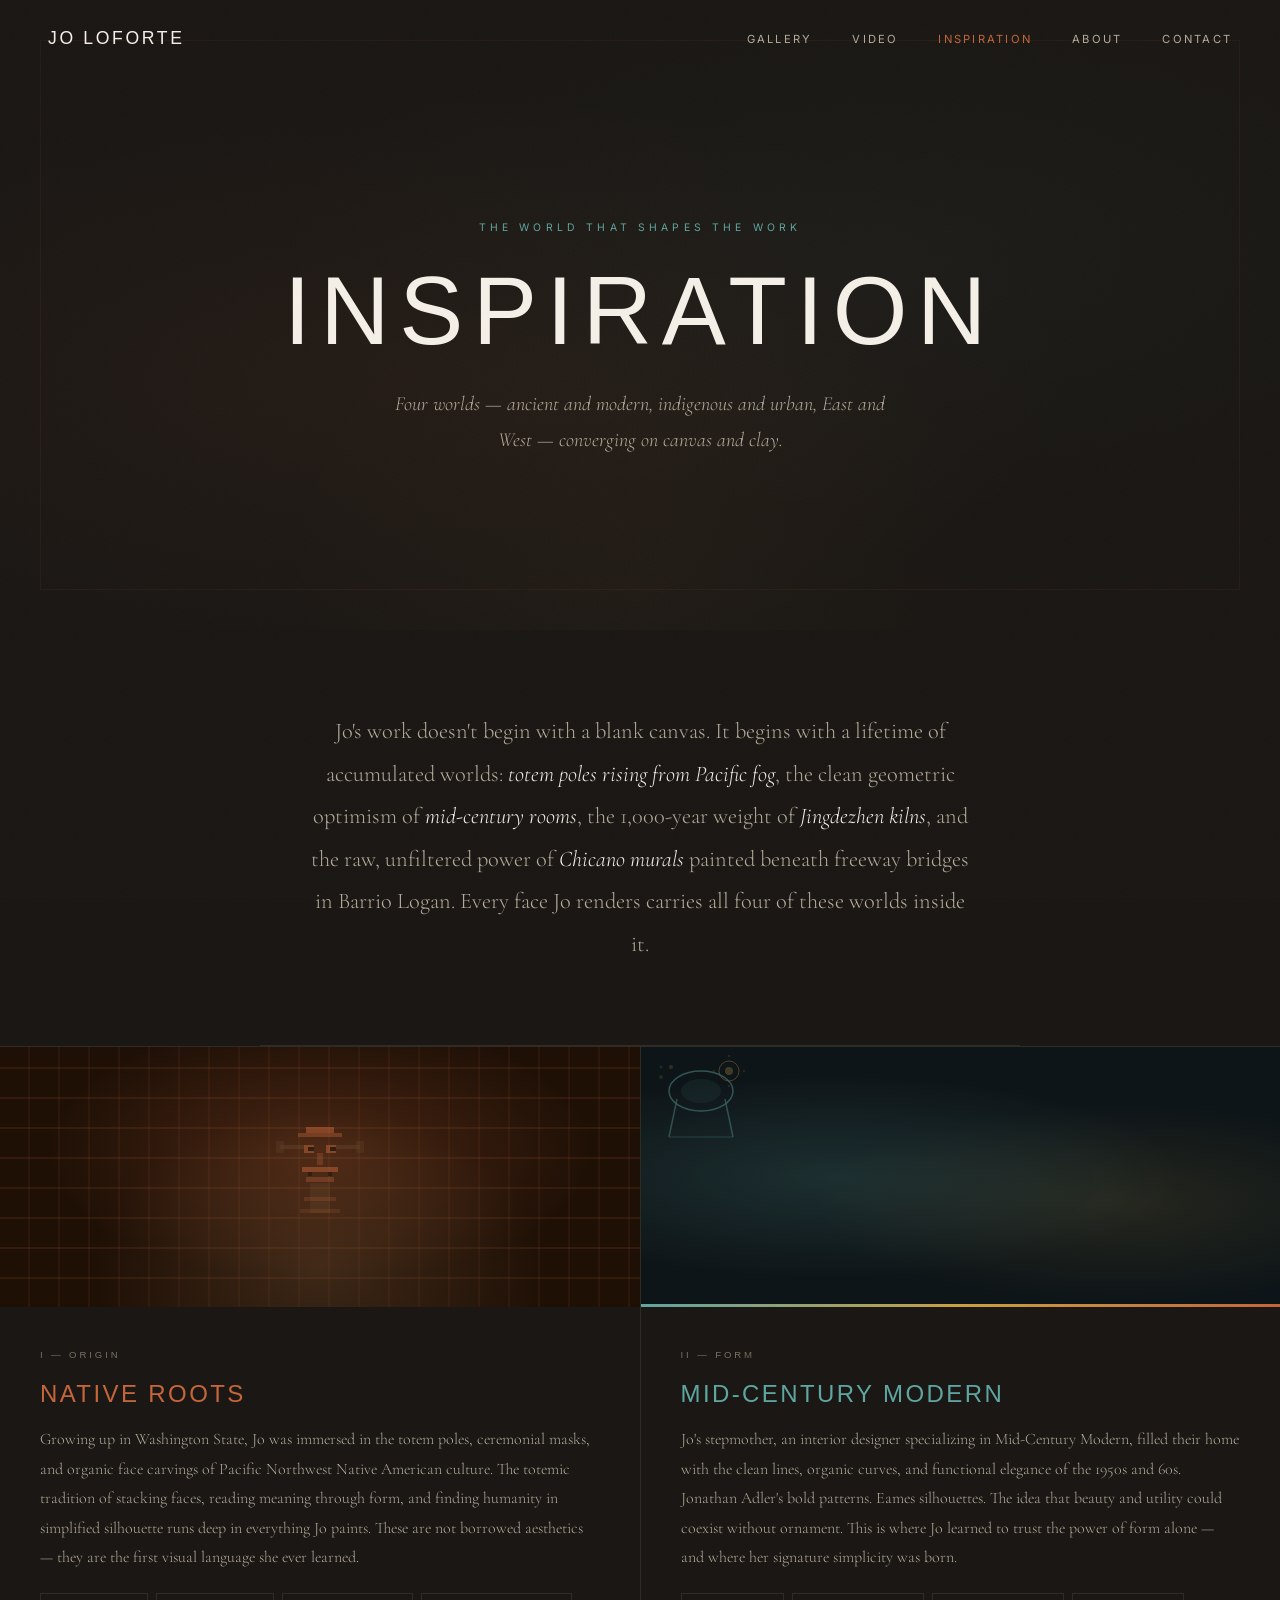
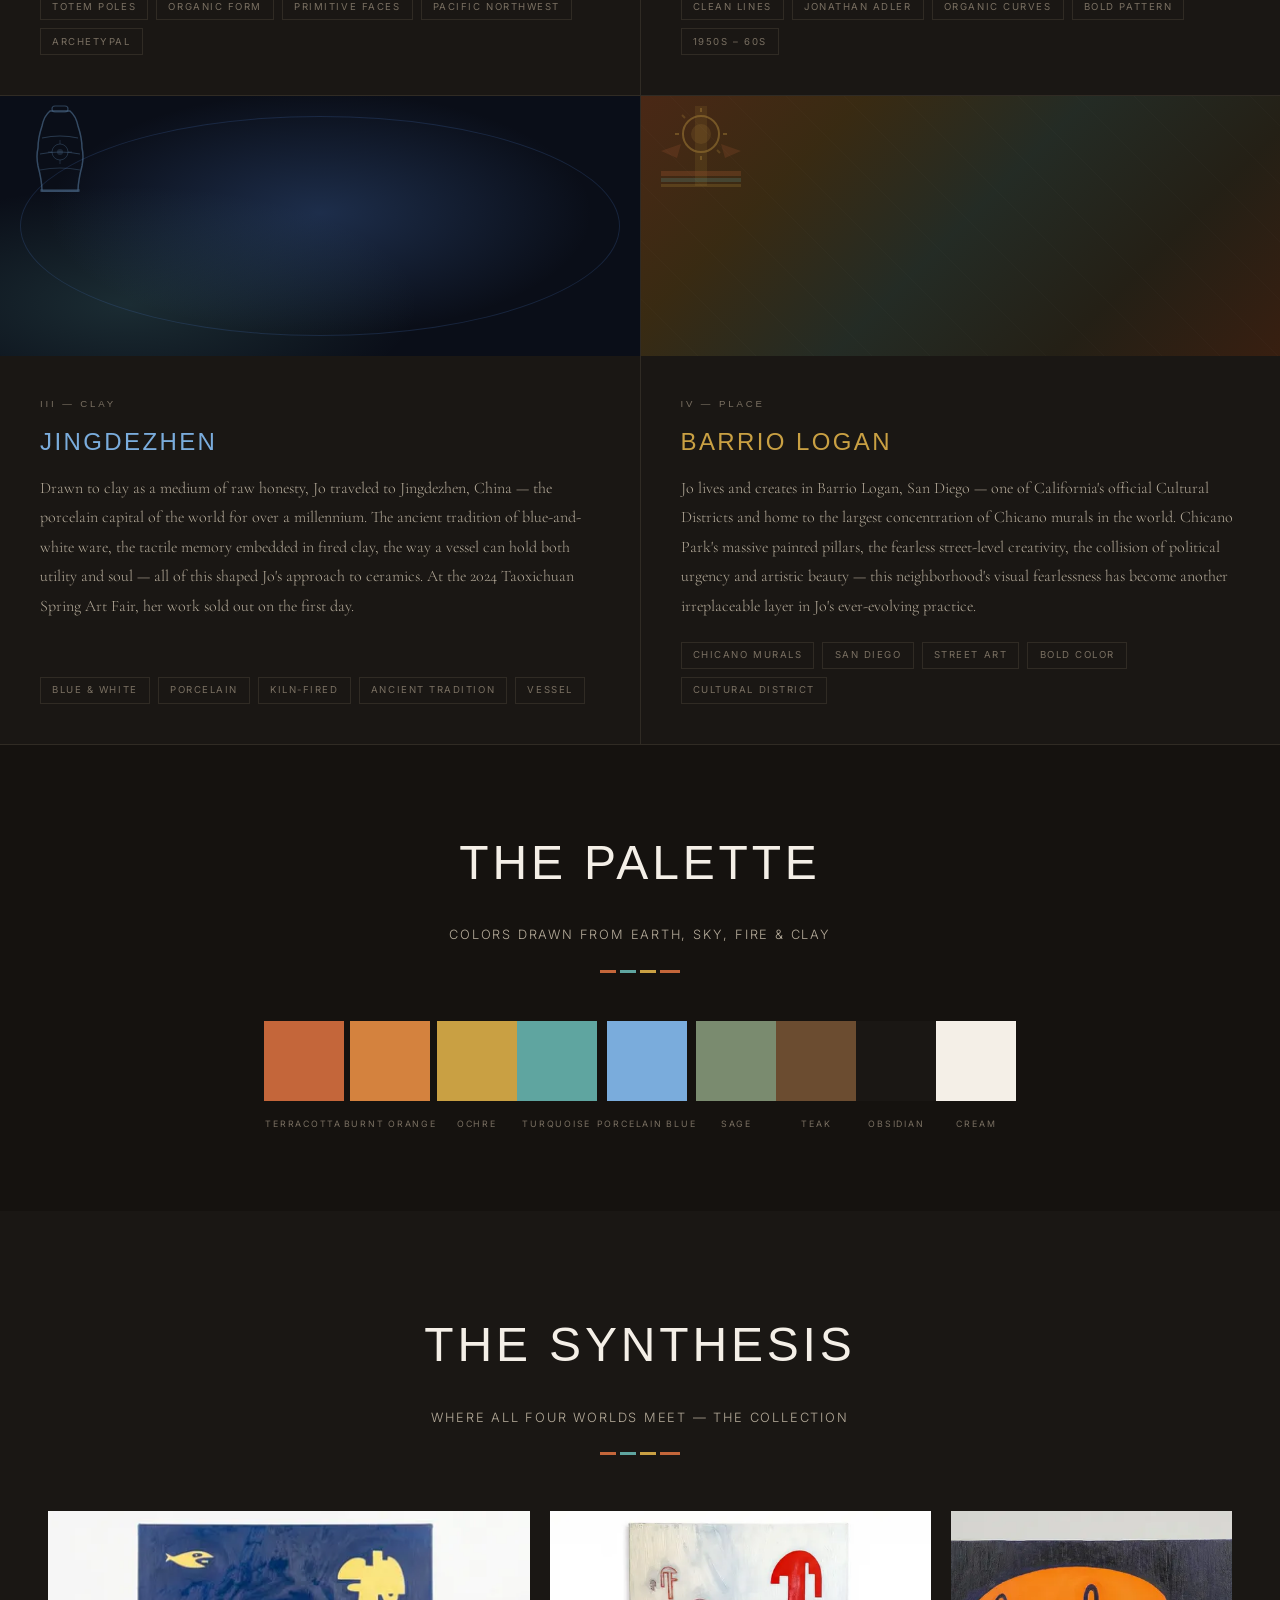
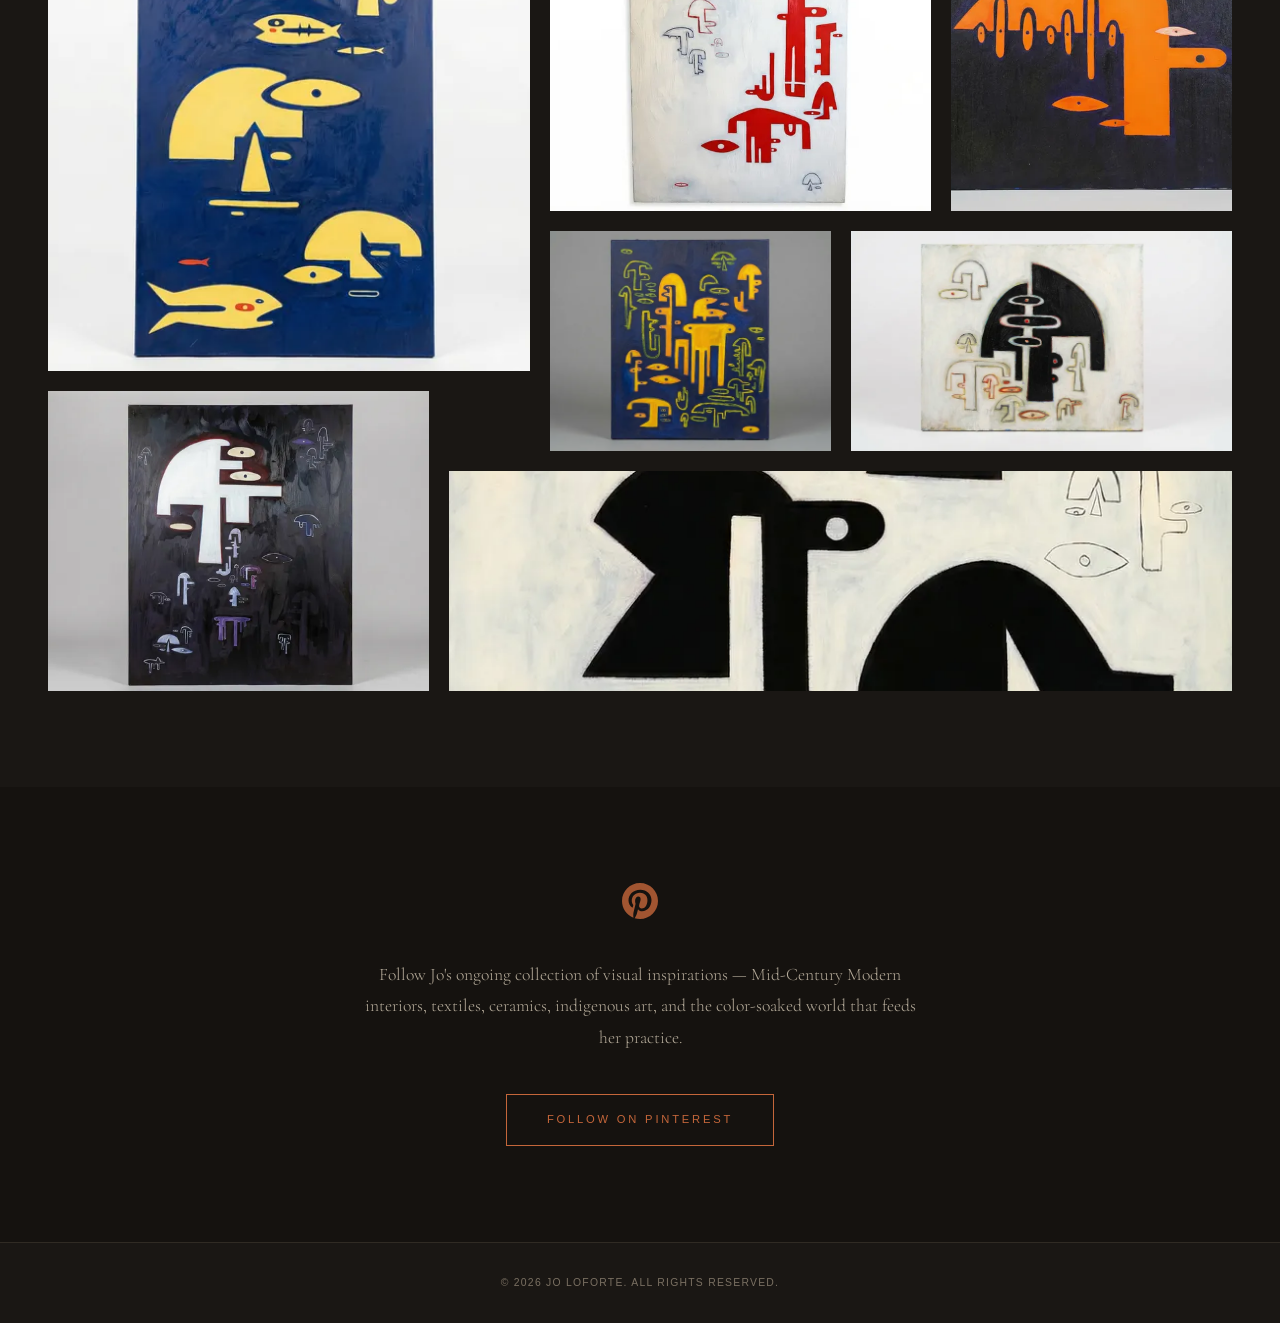
<file: inspiration.html>
<!DOCTYPE html>
<html lang="en">
<head>
  <meta charset="UTF-8">
  <meta name="viewport" content="width=device-width, initial-scale=1.0">
  <title>Inspiration — Jo Loforte</title>
  <meta name="description" content="The four worlds that shape Jo Loforte's paintings and ceramics — Native American heritage, Mid-Century Modern design, Jingdezhen porcelain, and Barrio Logan.">
  <link rel="preconnect" href="https://fonts.googleapis.com">
  <link rel="preconnect" href="https://fonts.gstatic.com" crossorigin>
  <link href="https://fonts.googleapis.com/css2?family=Cormorant+Garamond:ital,wght@0,300;0,400;0,500;0,600;1,300;1,400&family=Inter:wght@300;400;500&display=swap" rel="stylesheet">
  <link rel="stylesheet" href="css/style.css?v=4">
  <style>

    /* ── Inspiration Hero ── */
    .insp-hero {
      min-height: 70vh;
      display: flex;
      flex-direction: column;
      align-items: center;
      justify-content: center;
      text-align: center;
      padding: 8rem 2rem 5rem;
      position: relative;
      overflow: hidden;
    }

    .insp-hero::before {
      content: '';
      position: absolute;
      inset: 0;
      background:
        radial-gradient(ellipse at 30% 60%, rgba(196, 102, 58, 0.06) 0%, transparent 55%),
        radial-gradient(ellipse at 70% 40%, rgba(95, 165, 160, 0.04) 0%, transparent 50%),
        radial-gradient(ellipse at 50% 90%, rgba(201, 160, 67, 0.03) 0%, transparent 40%);
      pointer-events: none;
    }

    .insp-hero::after {
      content: '';
      position: absolute;
      inset: 2.5rem;
      border: 1px solid rgba(196, 102, 58, 0.08);
      pointer-events: none;
    }

    .insp-hero__eyebrow {
      font-family: var(--font-body);
      font-size: 0.65rem;
      font-weight: 400;
      letter-spacing: 0.4em;
      text-transform: uppercase;
      color: var(--turquoise);
      margin-bottom: 1.5rem;
      opacity: 0;
      transform: translateY(20px);
      animation: fadeUp 0.8s 0.3s forwards;
    }

    .insp-hero__title {
      font-family: var(--font-display);
      font-size: clamp(2.8rem, 8vw, 6rem);
      font-weight: 500;
      letter-spacing: 0.1em;
      text-transform: uppercase;
      color: var(--text-primary);
      line-height: 1.05;
      margin-bottom: 1.5rem;
      opacity: 0;
      transform: translateY(30px);
      animation: fadeUp 0.8s 0.5s forwards;
    }

    .insp-hero__sub {
      font-family: var(--font-serif);
      font-size: clamp(1rem, 2.2vw, 1.25rem);
      font-weight: 300;
      font-style: italic;
      color: var(--text-secondary);
      max-width: 520px;
      line-height: 1.8;
      opacity: 0;
      transform: translateY(20px);
      animation: fadeUp 0.8s 0.7s forwards;
    }

    /* ── Manifesto ── */
    .manifesto {
      max-width: 760px;
      margin: 0 auto;
      padding: 5rem 3rem;
      text-align: center;
      border-bottom: 1px solid var(--border);
    }

    .manifesto__text {
      font-family: var(--font-serif);
      font-size: clamp(1.15rem, 2vw, 1.4rem);
      font-weight: 300;
      line-height: 1.9;
      color: var(--text-secondary);
    }

    .manifesto__text em {
      color: var(--cream);
      font-style: italic;
    }

    /* ── Theme Grid ── */
    .themes {
      display: grid;
      grid-template-columns: 1fr 1fr;
      gap: 1px;
      background: var(--border);
      border-top: 1px solid var(--border);
      border-bottom: 1px solid var(--border);
    }

    .theme {
      background: var(--bg-primary);
      position: relative;
      overflow: hidden;
      min-height: 480px;
      display: flex;
      flex-direction: column;
    }

    /* Visual panel — the "image" for each theme */
    .theme__visual {
      flex: 0 0 260px;
      position: relative;
      overflow: hidden;
    }

    .theme__visual-inner {
      position: absolute;
      inset: 0;
    }

    /* Native American — step-and-face geometry */
    .theme--native .theme__visual-inner {
      background: #1f1006;
    }
    .theme--native .theme__visual-inner::before {
      content: '';
      position: absolute;
      inset: 0;
      background:
        repeating-linear-gradient(
          0deg,
          transparent,
          transparent 28px,
          rgba(196, 102, 58, 0.12) 28px,
          rgba(196, 102, 58, 0.12) 30px
        ),
        repeating-linear-gradient(
          90deg,
          transparent,
          transparent 28px,
          rgba(196, 102, 58, 0.08) 28px,
          rgba(196, 102, 58, 0.08) 30px
        );
    }
    .theme--native .theme__visual-inner::after {
      content: '';
      position: absolute;
      inset: 0;
      background:
        radial-gradient(ellipse at 50% 40%, rgba(196, 102, 58, 0.25) 0%, transparent 60%),
        radial-gradient(ellipse at 50% 85%, rgba(107, 76, 48, 0.4) 0%, transparent 50%);
    }
    .theme--native .theme__glyph {
      position: absolute;
      inset: 0;
      display: flex;
      align-items: center;
      justify-content: center;
      z-index: 1;
    }

    /* Mid-Century Modern — clean geometry */
    .theme--mcm .theme__visual-inner {
      background: #0e1518;
    }
    .theme--mcm .theme__visual-inner::before {
      content: '';
      position: absolute;
      inset: 0;
      background:
        radial-gradient(ellipse at 30% 50%, rgba(95, 165, 160, 0.18) 0%, transparent 55%),
        radial-gradient(ellipse at 75% 60%, rgba(201, 160, 67, 0.12) 0%, transparent 45%);
    }
    .theme--mcm .theme__visual-inner::after {
      content: '';
      position: absolute;
      bottom: 0;
      left: 0;
      right: 0;
      height: 3px;
      background: linear-gradient(90deg, var(--turquoise), var(--ochre), var(--terracotta));
    }

    /* Jingdezhen — deep blue porcelain */
    .theme--jingdezhen .theme__visual-inner {
      background: #0a0e18;
    }
    .theme--jingdezhen .theme__visual-inner::before {
      content: '';
      position: absolute;
      inset: 0;
      background:
        radial-gradient(ellipse at 50% 45%, rgba(65, 105, 170, 0.35) 0%, transparent 60%),
        radial-gradient(ellipse at 20% 80%, rgba(95, 165, 160, 0.2) 0%, transparent 40%);
    }
    .theme--jingdezhen .theme__visual-inner::after {
      content: '';
      position: absolute;
      inset: 20px;
      border: 1px solid rgba(65, 105, 170, 0.25);
      border-radius: 50%;
    }

    /* Barrio Logan — vibrant Chicano energy */
    .theme--barrio .theme__visual-inner {
      background: #150d06;
    }
    .theme--barrio .theme__visual-inner::before {
      content: '';
      position: absolute;
      inset: 0;
      background:
        linear-gradient(135deg,
          rgba(196, 102, 58, 0.3) 0%,
          rgba(201, 160, 67, 0.2) 25%,
          rgba(95, 165, 160, 0.2) 50%,
          rgba(122, 139, 111, 0.15) 75%,
          rgba(196, 102, 58, 0.2) 100%
        );
    }
    .theme--barrio .theme__visual-inner::after {
      content: '';
      position: absolute;
      inset: 0;
      background:
        repeating-linear-gradient(
          45deg,
          transparent,
          transparent 40px,
          rgba(255,255,255,0.015) 40px,
          rgba(255,255,255,0.015) 41px
        );
    }

    /* SVG glyphs */
    .theme__glyph svg {
      width: 120px;
      height: 120px;
      opacity: 0.55;
    }

    /* Theme text */
    .theme__body {
      padding: 2.5rem;
      flex: 1;
      display: flex;
      flex-direction: column;
      gap: 0.75rem;
    }

    .theme__numeral {
      font-family: var(--font-display);
      font-size: 0.6rem;
      font-weight: 500;
      letter-spacing: 0.3em;
      text-transform: uppercase;
      color: var(--text-muted);
    }

    .theme__title {
      font-family: var(--font-display);
      font-size: 1.5rem;
      font-weight: 500;
      letter-spacing: 0.1em;
      text-transform: uppercase;
      color: var(--text-primary);
      margin: 0;
    }

    .theme--native .theme__title { color: var(--terracotta); }
    .theme--mcm .theme__title { color: var(--turquoise); }
    .theme--jingdezhen .theme__title { color: #7aacdc; }
    .theme--barrio .theme__title { color: var(--ochre); }

    .theme__desc {
      font-family: var(--font-serif);
      font-size: 1rem;
      font-weight: 300;
      line-height: 1.85;
      color: var(--text-secondary);
      flex: 1;
    }

    .theme__keywords {
      display: flex;
      flex-wrap: wrap;
      gap: 0.5rem;
      margin-top: 0.5rem;
    }

    .theme__kw {
      font-family: var(--font-body);
      font-size: 0.6rem;
      font-weight: 400;
      letter-spacing: 0.16em;
      text-transform: uppercase;
      color: var(--text-muted);
      border: 1px solid var(--border);
      padding: 0.3rem 0.7rem;
    }

    /* ── Palette ── */
    .palette {
      padding: 5rem 3rem;
      background: var(--bg-secondary);
      text-align: center;
    }

    .palette__swatches {
      display: flex;
      justify-content: center;
      gap: 0;
      margin-top: 3rem;
      flex-wrap: wrap;
    }

    .swatch {
      display: flex;
      flex-direction: column;
      align-items: center;
      gap: 1rem;
    }

    .swatch__color {
      width: 80px;
      height: 80px;
    }

    .swatch__name {
      font-family: var(--font-body);
      font-size: 0.55rem;
      font-weight: 400;
      letter-spacing: 0.2em;
      text-transform: uppercase;
      color: var(--text-muted);
    }

    /* ── Mosaic — Jo's Works ── */
    .mosaic {
      padding: 6rem 3rem;
      background: var(--bg-primary);
    }

    .mosaic__grid {
      display: grid;
      grid-template-columns: repeat(12, 1fr);
      grid-auto-rows: 60px;
      gap: 1.25rem;
      margin-top: 3.5rem;
    }

    /* Each artwork card */
    .mosaic__item {
      position: relative;
      overflow: hidden;
      background: var(--bg-card);
      cursor: pointer;
    }

    .mosaic__item:hover .mosaic__img {
      transform: scale(1.05);
    }

    .mosaic__item:hover .mosaic__overlay {
      opacity: 1;
    }

    .mosaic__img {
      width: 100%;
      height: 100%;
      object-fit: cover;
      display: block;
      transition: transform var(--transition-slow);
    }

    .mosaic__overlay {
      position: absolute;
      inset: 0;
      background: linear-gradient(to top, rgba(26,23,20,0.9) 0%, transparent 55%);
      opacity: 0;
      transition: opacity var(--transition);
      display: flex;
      align-items: flex-end;
      padding: 1.25rem;
    }

    .mosaic__label {
      font-family: var(--font-display);
      font-size: 0.75rem;
      font-weight: 500;
      letter-spacing: 0.1em;
      text-transform: uppercase;
      color: var(--cream);
    }

    /* Layout assignments */
    .mosaic__item:nth-child(1) { grid-column: 1 / 6;  grid-row: 1 / 7; }  /* tall left */
    .mosaic__item:nth-child(2) { grid-column: 6 / 10; grid-row: 1 / 5; }  /* medium top mid */
    .mosaic__item:nth-child(3) { grid-column: 10 / 13; grid-row: 1 / 5; } /* medium top right */
    .mosaic__item:nth-child(4) { grid-column: 6 / 9;  grid-row: 5 / 8; }  /* bottom mid-left */
    .mosaic__item:nth-child(5) { grid-column: 9 / 13; grid-row: 5 / 8; }  /* bottom mid-right */
    .mosaic__item:nth-child(6) { grid-column: 1 / 5;  grid-row: 7 / 11; } /* lower left */
    .mosaic__item:nth-child(7) { grid-column: 5 / 13; grid-row: 8 / 11; } /* wide bottom */

    /* ── Pinterest CTA ── */
    .pinterest-cta {
      padding: 6rem 3rem;
      background: var(--bg-secondary);
      text-align: center;
    }

    .pinterest-cta__container {
      max-width: 560px;
      margin: 0 auto;
    }

    .pinterest-cta__icon {
      display: inline-block;
      margin-bottom: 2rem;
    }

    .pinterest-cta__icon svg {
      width: 36px;
      height: 36px;
      fill: var(--terracotta);
      opacity: 0.8;
    }

    .pinterest-cta__text {
      font-family: var(--font-serif);
      font-size: 1.1rem;
      font-weight: 300;
      line-height: 1.8;
      color: var(--text-secondary);
      margin-bottom: 2.5rem;
    }

    .pinterest-cta__link {
      display: inline-block;
      font-family: var(--font-display);
      font-size: 0.7rem;
      font-weight: 500;
      letter-spacing: 0.25em;
      text-transform: uppercase;
      color: var(--terracotta);
      border: 1px solid var(--terracotta);
      padding: 1rem 2.5rem;
      transition: all var(--transition);
    }

    .pinterest-cta__link:hover {
      background: var(--terracotta);
      color: var(--bg-primary);
    }

    /* ── Responsive ── */
    @media (max-width: 900px) {
      .themes {
        grid-template-columns: 1fr;
      }

      .theme {
        min-height: auto;
      }

      .theme__visual {
        flex: 0 0 200px;
      }
    }

    @media (max-width: 768px) {
      .insp-hero {
        padding: 7rem 1.5rem 4rem;
      }

      .insp-hero::after {
        inset: 1rem;
      }

      .manifesto {
        padding: 3.5rem 1.5rem;
      }

      .palette {
        padding: 3.5rem 1.5rem;
      }

      .swatch__color {
        width: 56px;
        height: 56px;
      }

      .mosaic {
        padding: 4rem 1.25rem;
      }

      .mosaic__grid {
        grid-template-columns: 1fr 1fr;
        grid-auto-rows: 200px;
      }

      .mosaic__item:nth-child(1) { grid-column: 1 / 2; grid-row: 1 / 2; }
      .mosaic__item:nth-child(2) { grid-column: 2 / 3; grid-row: 1 / 2; }
      .mosaic__item:nth-child(3) { grid-column: 1 / 2; grid-row: 2 / 3; }
      .mosaic__item:nth-child(4) { grid-column: 2 / 3; grid-row: 2 / 3; }
      .mosaic__item:nth-child(5) { grid-column: 1 / 2; grid-row: 3 / 4; }
      .mosaic__item:nth-child(6) { grid-column: 2 / 3; grid-row: 3 / 4; }
      .mosaic__item:nth-child(7) { grid-column: 1 / 3; grid-row: 4 / 5; }

      .pinterest-cta {
        padding: 4rem 1.5rem;
      }

      .theme__visual {
        flex: 0 0 180px;
      }

      .theme__body {
        padding: 2rem 1.5rem;
      }

      .theme__title {
        font-size: 1.2rem;
      }
    }

    @media (max-width: 480px) {
      .mosaic__grid {
        grid-template-columns: 1fr;
        grid-auto-rows: 240px;
      }

      .mosaic__item:nth-child(n) {
        grid-column: 1 / 2;
        grid-row: auto;
      }
    }

  </style>
</head>
<body>

  <!-- Navigation -->
  <nav class="nav" id="nav">
    <a href="index.html" class="nav__logo">Jo Loforte</a>
    <button class="nav__toggle" id="navToggle" aria-label="Toggle menu">
      <span></span><span></span><span></span>
    </button>
    <ul class="nav__links" id="navLinks">
      <li><a href="index.html#gallery">Gallery</a></li>
      <li><a href="index.html#video">Video</a></li>
      <li><a href="inspiration.html" style="color:var(--terracotta);">Inspiration</a></li>
      <li><a href="index.html#about">About</a></li>
      <li><a href="index.html#contact">Contact</a></li>
    </ul>
  </nav>

  <!-- Hero -->
  <header class="insp-hero">
    <p class="insp-hero__eyebrow">The World That Shapes The Work</p>
    <h1 class="insp-hero__title">Inspiration</h1>
    <p class="insp-hero__sub">Four worlds — ancient and modern, indigenous and urban, East and West — converging on canvas and clay.</p>
  </header>

  <!-- Manifesto -->
  <div class="manifesto reveal">
    <p class="manifesto__text">
      Jo's work doesn't begin with a blank canvas. It begins with a lifetime of accumulated worlds:
      <em>totem poles rising from Pacific fog</em>,
      the clean geometric optimism of <em>mid-century rooms</em>,
      the 1,000-year weight of <em>Jingdezhen kilns</em>,
      and the raw, unfiltered power of <em>Chicano murals</em>
      painted beneath freeway bridges in Barrio Logan.
      Every face Jo renders carries all four of these worlds inside it.
    </p>
  </div>

  <!-- Four Themes -->
  <div class="themes">

    <!-- I. Native American Heritage -->
    <div class="theme theme--native reveal">
      <div class="theme__visual">
        <div class="theme__visual-inner"></div>
        <div class="theme__glyph">
          <svg viewBox="0 0 120 120" xmlns="http://www.w3.org/2000/svg">
            <!-- Totem-inspired face glyph -->
            <rect x="46" y="10" width="28" height="6" fill="#c4663a" opacity="0.9"/>
            <rect x="38" y="16" width="44" height="4" fill="#c4663a" opacity="0.7"/>
            <!-- Eyes -->
            <rect x="44" y="28" width="10" height="8" fill="#c4663a" opacity="0.9"/>
            <rect x="66" y="28" width="10" height="8" fill="#c4663a" opacity="0.9"/>
            <rect x="48" y="30" width="6" height="4" fill="#1a1714"/>
            <rect x="70" y="30" width="6" height="4" fill="#1a1714"/>
            <!-- Nose bridge -->
            <rect x="57" y="36" width="6" height="12" fill="#c4663a" opacity="0.5"/>
            <!-- Mouth -->
            <rect x="42" y="50" width="36" height="5" fill="#c4663a" opacity="0.9"/>
            <rect x="48" y="55" width="4" height="4" fill="#1a1714"/>
            <rect x="68" y="55" width="4" height="4" fill="#1a1714"/>
            <!-- Chin -->
            <rect x="46" y="60" width="28" height="5" fill="#c4663a" opacity="0.6"/>
            <!-- Wings/arms -->
            <rect x="20" y="28" width="24" height="4" fill="#6b4c30" opacity="0.7"/>
            <rect x="76" y="28" width="24" height="4" fill="#6b4c30" opacity="0.7"/>
            <rect x="16" y="24" width="8" height="12" fill="#6b4c30" opacity="0.5"/>
            <rect x="96" y="24" width="8" height="12" fill="#6b4c30" opacity="0.5"/>
            <!-- Base stack -->
            <rect x="50" y="66" width="20" height="30" fill="#6b4c30" opacity="0.5"/>
            <rect x="44" y="80" width="32" height="4" fill="#c4663a" opacity="0.4"/>
            <rect x="40" y="92" width="40" height="4" fill="#c4663a" opacity="0.3"/>
          </svg>
        </div>
      </div>
      <div class="theme__body">
        <p class="theme__numeral">I &mdash; Origin</p>
        <h2 class="theme__title">Native Roots</h2>
        <p class="theme__desc">
          Growing up in Washington State, Jo was immersed in the totem poles, ceremonial masks,
          and organic face carvings of Pacific Northwest Native American culture. The totemic tradition
          of stacking faces, reading meaning through form, and finding humanity in simplified
          silhouette runs deep in everything Jo paints. These are not borrowed aesthetics &mdash;
          they are the first visual language she ever learned.
        </p>
        <div class="theme__keywords">
          <span class="theme__kw">Totem Poles</span>
          <span class="theme__kw">Organic Form</span>
          <span class="theme__kw">Primitive Faces</span>
          <span class="theme__kw">Pacific Northwest</span>
          <span class="theme__kw">Archetypal</span>
        </div>
      </div>
    </div>

    <!-- II. Mid-Century Modern -->
    <div class="theme theme--mcm reveal">
      <div class="theme__visual">
        <div class="theme__visual-inner"></div>
        <div class="theme__glyph">
          <svg viewBox="0 0 120 120" xmlns="http://www.w3.org/2000/svg">
            <!-- MCM-inspired geometric chair form -->
            <ellipse cx="60" cy="44" rx="32" ry="20" fill="none" stroke="#5fa5a0" stroke-width="1.5" opacity="0.8"/>
            <line x1="36" y1="52" x2="28" y2="90" stroke="#5fa5a0" stroke-width="1.5" opacity="0.7"/>
            <line x1="84" y1="52" x2="92" y2="90" stroke="#5fa5a0" stroke-width="1.5" opacity="0.7"/>
            <line x1="28" y1="90" x2="92" y2="90" stroke="#5fa5a0" stroke-width="1" opacity="0.5"/>
            <!-- Organic blob -->
            <ellipse cx="60" cy="44" rx="20" ry="12" fill="#5fa5a0" opacity="0.15"/>
            <!-- MCM sun burst -->
            <circle cx="88" cy="24" r="10" fill="none" stroke="#c9a043" stroke-width="1" opacity="0.6"/>
            <circle cx="88" cy="24" r="4" fill="#c9a043" opacity="0.5"/>
            <!-- Lines radiating -->
            <line x1="88" y1="10" x2="88" y2="8" stroke="#c9a043" stroke-width="1" opacity="0.5"/>
            <line x1="88" y1="38" x2="88" y2="40" stroke="#c9a043" stroke-width="1" opacity="0.5"/>
            <line x1="74" y1="24" x2="72" y2="24" stroke="#c9a043" stroke-width="1" opacity="0.5"/>
            <line x1="102" y1="24" x2="104" y2="24" stroke="#c9a043" stroke-width="1" opacity="0.5"/>
            <!-- Grid dots -->
            <circle cx="30" cy="20" r="2" fill="#c9a043" opacity="0.35"/>
            <circle cx="20" cy="30" r="2" fill="#c9a043" opacity="0.25"/>
            <circle cx="20" cy="20" r="1.5" fill="#5fa5a0" opacity="0.3"/>
          </svg>
        </div>
      </div>
      <div class="theme__body">
        <p class="theme__numeral">II &mdash; Form</p>
        <h2 class="theme__title">Mid-Century Modern</h2>
        <p class="theme__desc">
          Jo's stepmother, an interior designer specializing in Mid-Century Modern, filled their home
          with the clean lines, organic curves, and functional elegance of the 1950s and 60s.
          Jonathan Adler's bold patterns. Eames silhouettes. The idea that beauty and utility
          could coexist without ornament. This is where Jo learned to trust the power of form
          alone &mdash; and where her signature simplicity was born.
        </p>
        <div class="theme__keywords">
          <span class="theme__kw">Clean Lines</span>
          <span class="theme__kw">Jonathan Adler</span>
          <span class="theme__kw">Organic Curves</span>
          <span class="theme__kw">Bold Pattern</span>
          <span class="theme__kw">1950s &ndash; 60s</span>
        </div>
      </div>
    </div>

    <!-- III. Jingdezhen -->
    <div class="theme theme--jingdezhen reveal">
      <div class="theme__visual">
        <div class="theme__visual-inner"></div>
        <div class="theme__glyph">
          <svg viewBox="0 0 120 120" xmlns="http://www.w3.org/2000/svg">
            <!-- Porcelain vase silhouette -->
            <path d="M50 15 Q44 20 42 30 Q38 42 38 52 Q36 60 38 70 Q42 85 42 95 L78 95 Q78 85 82 70 Q84 60 82 52 Q82 42 78 30 Q76 20 70 15 Z"
              fill="none" stroke="#7aacdc" stroke-width="1.5" opacity="0.7"/>
            <!-- Neck -->
            <rect x="52" y="10" width="16" height="6" rx="3" fill="none" stroke="#7aacdc" stroke-width="1.2" opacity="0.6"/>
            <!-- Decorative bands (blue and white style) -->
            <path d="M42 42 Q60 38 78 42" fill="none" stroke="#7aacdc" stroke-width="1" opacity="0.5"/>
            <path d="M40 58 Q60 54 80 58" fill="none" stroke="#7aacdc" stroke-width="1" opacity="0.5"/>
            <path d="M40 74 Q60 70 80 74" fill="none" stroke="#7aacdc" stroke-width="1" opacity="0.4"/>
            <!-- Floral motif center -->
            <circle cx="60" cy="56" r="8" fill="none" stroke="#7aacdc" stroke-width="1" opacity="0.4"/>
            <circle cx="60" cy="56" r="3" fill="#7aacdc" opacity="0.3"/>
            <line x1="60" y1="44" x2="60" y2="48" stroke="#7aacdc" stroke-width="1" opacity="0.35"/>
            <line x1="60" y1="64" x2="60" y2="68" stroke="#7aacdc" stroke-width="1" opacity="0.35"/>
            <line x1="48" y1="56" x2="52" y2="56" stroke="#7aacdc" stroke-width="1" opacity="0.35"/>
            <line x1="68" y1="56" x2="72" y2="56" stroke="#7aacdc" stroke-width="1" opacity="0.35"/>
            <!-- Base -->
            <rect x="40" y="93" width="40" height="3" rx="1" fill="#7aacdc" opacity="0.4"/>
          </svg>
        </div>
      </div>
      <div class="theme__body">
        <p class="theme__numeral">III &mdash; Clay</p>
        <h2 class="theme__title">Jingdezhen</h2>
        <p class="theme__desc">
          Drawn to clay as a medium of raw honesty, Jo traveled to Jingdezhen, China &mdash;
          the porcelain capital of the world for over a millennium. The ancient tradition of
          blue-and-white ware, the tactile memory embedded in fired clay, the way a vessel
          can hold both utility and soul &mdash; all of this shaped Jo's approach to ceramics.
          At the 2024 Taoxichuan Spring Art Fair, her work sold out on the first day.
        </p>
        <div class="theme__keywords">
          <span class="theme__kw">Blue &amp; White</span>
          <span class="theme__kw">Porcelain</span>
          <span class="theme__kw">Kiln-Fired</span>
          <span class="theme__kw">Ancient Tradition</span>
          <span class="theme__kw">Vessel</span>
        </div>
      </div>
    </div>

    <!-- IV. Barrio Logan -->
    <div class="theme theme--barrio reveal">
      <div class="theme__visual">
        <div class="theme__visual-inner"></div>
        <div class="theme__glyph">
          <svg viewBox="0 0 120 120" xmlns="http://www.w3.org/2000/svg">
            <!-- Abstract mural geometry -->
            <!-- Bridge pillar -->
            <rect x="54" y="10" width="12" height="80" fill="#c9a043" opacity="0.2"/>
            <!-- Bold face / sun -->
            <circle cx="60" cy="38" r="18" fill="none" stroke="#c9a043" stroke-width="2" opacity="0.7"/>
            <circle cx="60" cy="38" r="10" fill="#c9a043" opacity="0.25"/>
            <!-- Rays -->
            <line x1="60" y1="16" x2="60" y2="12" stroke="#c9a043" stroke-width="2" opacity="0.6"/>
            <line x1="60" y1="60" x2="60" y2="64" stroke="#c9a043" stroke-width="2" opacity="0.6"/>
            <line x1="38" y1="38" x2="34" y2="38" stroke="#c9a043" stroke-width="2" opacity="0.6"/>
            <line x1="82" y1="38" x2="86" y2="38" stroke="#c9a043" stroke-width="2" opacity="0.6"/>
            <line x1="44" y1="22" x2="41" y2="19" stroke="#c9a043" stroke-width="2" opacity="0.4"/>
            <line x1="76" y1="54" x2="79" y2="57" stroke="#c9a043" stroke-width="2" opacity="0.4"/>
            <!-- Color band stripes -->
            <rect x="20" y="75" width="80" height="5" fill="#c4663a" opacity="0.4"/>
            <rect x="20" y="82" width="80" height="4" fill="#5fa5a0" opacity="0.4"/>
            <rect x="20" y="88" width="80" height="3" fill="#c9a043" opacity="0.35"/>
            <!-- Eagle wing shapes -->
            <path d="M20 55 L40 48 L36 62 Z" fill="#c4663a" opacity="0.3"/>
            <path d="M100 55 L80 48 L84 62 Z" fill="#c4663a" opacity="0.3"/>
          </svg>
        </div>
      </div>
      <div class="theme__body">
        <p class="theme__numeral">IV &mdash; Place</p>
        <h2 class="theme__title">Barrio Logan</h2>
        <p class="theme__desc">
          Jo lives and creates in Barrio Logan, San Diego &mdash; one of California's official
          Cultural Districts and home to the largest concentration of Chicano murals in the world.
          Chicano Park's massive painted pillars, the fearless street-level creativity, the collision
          of political urgency and artistic beauty &mdash; this neighborhood's visual fearlessness
          has become another irreplaceable layer in Jo's ever-evolving practice.
        </p>
        <div class="theme__keywords">
          <span class="theme__kw">Chicano Murals</span>
          <span class="theme__kw">San Diego</span>
          <span class="theme__kw">Street Art</span>
          <span class="theme__kw">Bold Color</span>
          <span class="theme__kw">Cultural District</span>
        </div>
      </div>
    </div>

  </div><!-- /themes -->

  <!-- Palette -->
  <section class="palette reveal">
    <div class="section-header">
      <h2 class="section-title">The Palette</h2>
      <p class="section-subtitle">Colors drawn from earth, sky, fire &amp; clay</p>
    </div>
    <div class="palette__swatches">
      <div class="swatch">
        <div class="swatch__color" style="background:#c4663a;"></div>
        <span class="swatch__name">Terracotta</span>
      </div>
      <div class="swatch">
        <div class="swatch__color" style="background:#d4823e;"></div>
        <span class="swatch__name">Burnt Orange</span>
      </div>
      <div class="swatch">
        <div class="swatch__color" style="background:#c9a043;"></div>
        <span class="swatch__name">Ochre</span>
      </div>
      <div class="swatch">
        <div class="swatch__color" style="background:#5fa5a0;"></div>
        <span class="swatch__name">Turquoise</span>
      </div>
      <div class="swatch">
        <div class="swatch__color" style="background:#7aacdc;"></div>
        <span class="swatch__name">Porcelain Blue</span>
      </div>
      <div class="swatch">
        <div class="swatch__color" style="background:#7a8b6f;"></div>
        <span class="swatch__name">Sage</span>
      </div>
      <div class="swatch">
        <div class="swatch__color" style="background:#6b4c30;"></div>
        <span class="swatch__name">Teak</span>
      </div>
      <div class="swatch">
        <div class="swatch__color" style="background:#1a1714;"></div>
        <span class="swatch__name">Obsidian</span>
      </div>
      <div class="swatch">
        <div class="swatch__color" style="background:#f4efe7; border: 1px solid rgba(255,255,255,0.08);"></div>
        <span class="swatch__name">Cream</span>
      </div>
    </div>
  </section>

  <!-- Mosaic: Jo's Works -->
  <section class="mosaic" id="works">
    <div class="section-header reveal">
      <h2 class="section-title">The Synthesis</h2>
      <p class="section-subtitle">Where all four worlds meet — the collection</p>
    </div>
    <div class="mosaic__grid reveal">
      <div class="mosaic__item">
        <img class="mosaic__img" src="images/thumbs/1.webp" alt="The Deep" loading="lazy">
        <div class="mosaic__overlay"><span class="mosaic__label">The Deep</span></div>
      </div>
      <div class="mosaic__item">
        <img class="mosaic__img" src="images/thumbs/2.webp" alt="Emergence" loading="lazy">
        <div class="mosaic__overlay"><span class="mosaic__label">Emergence</span></div>
      </div>
      <div class="mosaic__item">
        <img class="mosaic__img" src="images/thumbs/3.webp" alt="The Encounter" loading="lazy">
        <div class="mosaic__overlay"><span class="mosaic__label">The Encounter</span></div>
      </div>
      <div class="mosaic__item">
        <img class="mosaic__img" src="images/thumbs/4.webp" alt="Gathering" loading="lazy">
        <div class="mosaic__overlay"><span class="mosaic__label">Gathering</span></div>
      </div>
      <div class="mosaic__item">
        <img class="mosaic__img" src="images/thumbs/5.webp" alt="The Elder" loading="lazy">
        <div class="mosaic__overlay"><span class="mosaic__label">The Elder</span></div>
      </div>
      <div class="mosaic__item">
        <img class="mosaic__img" src="images/thumbs/6.webp" alt="Nocturne" loading="lazy">
        <div class="mosaic__overlay"><span class="mosaic__label">Nocturne</span></div>
      </div>
      <div class="mosaic__item">
        <img class="mosaic__img" src="images/thumbs/7.webp" alt="Silent Dialogue" loading="lazy">
        <div class="mosaic__overlay"><span class="mosaic__label">Silent Dialogue</span></div>
      </div>
    </div>
  </section>

  <!-- Pinterest CTA -->
  <section class="pinterest-cta reveal">
    <div class="pinterest-cta__container">
      <div class="pinterest-cta__icon">
        <svg viewBox="0 0 24 24" xmlns="http://www.w3.org/2000/svg" aria-hidden="true">
          <path d="M12 0C5.373 0 0 5.373 0 12c0 5.084 3.163 9.426 7.627 11.174-.105-.949-.2-2.405.042-3.441.218-.937 1.407-5.965 1.407-5.965s-.359-.719-.359-1.782c0-1.668.967-2.914 2.171-2.914 1.023 0 1.518.769 1.518 1.69 0 1.029-.655 2.568-.994 3.995-.283 1.194.599 2.169 1.777 2.169 2.133 0 3.772-2.249 3.772-5.495 0-2.873-2.064-4.882-5.012-4.882-3.414 0-5.418 2.561-5.418 5.207 0 1.031.397 2.138.893 2.738a.36.36 0 0 1 .083.345l-.333 1.36c-.053.22-.174.267-.402.161-1.499-.698-2.436-2.889-2.436-4.649 0-3.785 2.75-7.262 7.929-7.262 4.163 0 7.398 2.967 7.398 6.931 0 4.136-2.607 7.464-6.227 7.464-1.216 0-2.359-.632-2.75-1.378l-.748 2.853c-.271 1.043-1.002 2.35-1.492 3.146C9.57 23.812 10.763 24 12 24c6.627 0 12-5.373 12-12S18.627 0 12 0z"/>
        </svg>
      </div>
      <p class="pinterest-cta__text">
        Follow Jo's ongoing collection of visual inspirations &mdash; Mid-Century Modern interiors,
        textiles, ceramics, indigenous art, and the color-soaked world that feeds her practice.
      </p>
      <a href="https://www.pinterest.com/jloforte/" class="pinterest-cta__link" target="_blank" rel="noopener">
        Follow on Pinterest
      </a>
    </div>
  </section>

  <!-- Footer -->
  <footer class="footer">
    <p>&copy; 2026 Jo Loforte. All rights reserved.</p>
  </footer>

  <script>
    // Nav scroll behavior (same as index.html)
    const nav = document.getElementById('nav');
    const navToggle = document.getElementById('navToggle');
    const navLinks = document.getElementById('navLinks');

    window.addEventListener('scroll', () => {
      nav.classList.toggle('nav--scrolled', window.scrollY > 50);
    });

    navToggle.addEventListener('click', () => {
      navToggle.classList.toggle('active');
      navLinks.classList.toggle('open');
    });

    navLinks.querySelectorAll('a').forEach(link => {
      link.addEventListener('click', () => {
        navToggle.classList.remove('active');
        navLinks.classList.remove('open');
      });
    });

    // Scroll reveal
    const observer = new IntersectionObserver((entries) => {
      entries.forEach(e => {
        if (e.isIntersecting) {
          e.target.classList.add('visible');
          observer.unobserve(e.target);
        }
      });
    }, { threshold: 0.1, rootMargin: '0px 0px -60px 0px' });

    document.querySelectorAll('.reveal').forEach(el => observer.observe(el));
  </script>

</body>
</html>
</file>
<file: css/style.css>
/* ============================================
   Jo Loforte — Paintings & Ceramic Art
   Desert Modernism meets High-End Gallery
   Dark foundation, mid-century warmth
   ============================================ */

/* --- Reset & Base --- */
*, *::before, *::after {
  margin: 0;
  padding: 0;
  box-sizing: border-box;
}

:root {
  --bg-primary: #1a1714;
  --bg-secondary: #15120f;
  --bg-card: #1f1c18;
  --bg-hover: #262219;
  --text-primary: #f4efe7;
  --text-secondary: #b5ab9a;
  --text-muted: #7a7062;
  --terracotta: #c4663a;
  --burnt-orange: #d4823e;
  --turquoise: #5fa5a0;
  --ochre: #c9a043;
  --teak: #6b4c30;
  --sage: #7a8b6f;
  --cream: #f4efe7;
  --border: #302b24;
  --font-display: 'Futura', 'Avenir', 'Century Gothic', 'Trebuchet MS', sans-serif;
  --font-body: 'Inter', -apple-system, sans-serif;
  --font-serif: 'Cormorant Garamond', Georgia, serif;
  --transition: 0.35s cubic-bezier(0.25, 0.46, 0.45, 0.94);
  --transition-slow: 0.6s cubic-bezier(0.25, 0.46, 0.45, 0.94);
}

html {
  scroll-behavior: smooth;
  font-size: 16px;
  -webkit-font-smoothing: antialiased;
  -moz-osx-font-smoothing: grayscale;
}

body {
  font-family: var(--font-body);
  background: var(--bg-primary);
  color: var(--text-primary);
  line-height: 1.6;
  overflow-x: hidden;
}

/* Subtle stoneware grain texture */
body::before {
  content: '';
  position: fixed;
  inset: 0;
  pointer-events: none;
  z-index: 9999;
  opacity: 0.018;
  background-image: url("data:image/svg+xml,%3Csvg width='200' height='200' xmlns='http://www.w3.org/2000/svg'%3E%3Cfilter id='n'%3E%3CfeTurbulence type='fractalNoise' baseFrequency='0.9' numOctaves='4' stitchTiles='stitch'/%3E%3C/filter%3E%3Crect width='100%25' height='100%25' filter='url(%23n)' opacity='1'/%3E%3C/svg%3E");
}

img {
  display: block;
  max-width: 100%;
}

a {
  color: inherit;
  text-decoration: none;
}

/* --- Typography --- */
.section-title {
  font-family: var(--font-display);
  font-size: clamp(1.8rem, 4.5vw, 3rem);
  font-weight: 500;
  letter-spacing: 0.08em;
  text-transform: uppercase;
  color: var(--text-primary);
  margin-bottom: 0.5em;
}

.section-subtitle {
  font-family: var(--font-body);
  font-size: 0.8rem;
  font-weight: 300;
  color: var(--text-secondary);
  letter-spacing: 0.14em;
  text-transform: uppercase;
}

.section-header {
  text-align: center;
  margin-bottom: 3rem;
}

/* Step-pattern inspired divider */
.section-header::after {
  content: '';
  display: block;
  width: 80px;
  height: 3px;
  margin: 1.5rem auto 0;
  background:
    linear-gradient(90deg,
      var(--terracotta) 0%, var(--terracotta) 20%,
      transparent 20%, transparent 25%,
      var(--turquoise) 25%, var(--turquoise) 45%,
      transparent 45%, transparent 50%,
      var(--ochre) 50%, var(--ochre) 70%,
      transparent 70%, transparent 75%,
      var(--terracotta) 75%, var(--terracotta) 100%
    );
}

/* --- Navigation --- */
.nav {
  position: fixed;
  top: 0;
  left: 0;
  right: 0;
  z-index: 1000;
  display: flex;
  align-items: center;
  justify-content: space-between;
  padding: 1.5rem 3rem;
  background: transparent;
  transition: background var(--transition), padding var(--transition);
}

.nav--scrolled {
  background: rgba(26, 23, 20, 0.94);
  backdrop-filter: blur(20px);
  -webkit-backdrop-filter: blur(20px);
  padding: 1rem 3rem;
  border-bottom: 1px solid var(--border);
}

.nav__logo {
  font-family: var(--font-display);
  font-size: 1.1rem;
  font-weight: 500;
  letter-spacing: 0.15em;
  text-transform: uppercase;
  color: var(--text-primary);
  transition: color var(--transition);
}

.nav__logo:hover {
  color: var(--turquoise);
}

.nav__links {
  display: flex;
  list-style: none;
  gap: 2.5rem;
}

.nav__links a {
  font-size: 0.7rem;
  font-weight: 400;
  letter-spacing: 0.2em;
  text-transform: uppercase;
  color: var(--text-secondary);
  transition: color var(--transition);
  position: relative;
}

.nav__links a::after {
  content: '';
  position: absolute;
  bottom: -4px;
  left: 0;
  width: 0;
  height: 2px;
  background: var(--terracotta);
  transition: width var(--transition);
}

.nav__links a:hover {
  color: var(--text-primary);
}

.nav__links a:hover::after {
  width: 100%;
}

.nav__toggle {
  display: none;
  flex-direction: column;
  gap: 5px;
  background: none;
  border: none;
  cursor: pointer;
  padding: 4px;
}

.nav__toggle span {
  display: block;
  width: 24px;
  height: 1.5px;
  background: var(--text-primary);
  transition: var(--transition);
}

/* --- Hero --- */
.hero {
  position: relative;
  height: 100vh;
  min-height: 600px;
  display: flex;
  align-items: center;
  justify-content: center;
  text-align: center;
  background: var(--bg-primary);
  overflow: hidden;
}

/* Warm desert glow */
.hero::before {
  content: '';
  position: absolute;
  inset: 0;
  background:
    radial-gradient(ellipse at 25% 55%, rgba(196, 102, 58, 0.05) 0%, transparent 55%),
    radial-gradient(ellipse at 75% 45%, rgba(95, 165, 160, 0.03) 0%, transparent 50%);
  pointer-events: none;
}

/* Geometric step-pattern border */
.hero::after {
  content: '';
  position: absolute;
  inset: 2.5rem;
  border: 1px solid rgba(196, 102, 58, 0.08);
  pointer-events: none;
}

.hero__content {
  position: relative;
  z-index: 1;
  max-width: 800px;
  padding: 0 2rem;
}

.hero__tagline {
  font-family: var(--font-body);
  font-size: 0.65rem;
  font-weight: 400;
  letter-spacing: 0.4em;
  text-transform: uppercase;
  color: var(--turquoise);
  margin-bottom: 2rem;
  opacity: 0;
  transform: translateY(20px);
  animation: fadeUp 0.8s 0.3s forwards;
}

.hero__title {
  font-family: var(--font-display);
  font-size: clamp(3rem, 9vw, 6.5rem);
  font-weight: 500;
  letter-spacing: 0.1em;
  text-transform: uppercase;
  line-height: 1.05;
  color: var(--text-primary);
  margin-bottom: 1.25rem;
  opacity: 0;
  transform: translateY(30px);
  animation: fadeUp 0.8s 0.5s forwards;
}

.hero__subtitle {
  font-family: var(--font-serif);
  font-size: clamp(1rem, 2.5vw, 1.3rem);
  font-weight: 300;
  font-style: italic;
  color: var(--text-secondary);
  margin-bottom: 0.75rem;
  opacity: 0;
  transform: translateY(20px);
  animation: fadeUp 0.8s 0.7s forwards;
}

.hero__descriptor {
  font-family: var(--font-body);
  font-size: 0.65rem;
  font-weight: 300;
  letter-spacing: 0.3em;
  text-transform: uppercase;
  color: var(--text-muted);
  margin-bottom: 3rem;
  opacity: 0;
  transform: translateY(20px);
  animation: fadeUp 0.8s 0.85s forwards;
}

/* Colored dots as visual separator */
.hero__descriptor span.dot {
  display: inline-block;
  width: 4px;
  height: 4px;
  border-radius: 50%;
  vertical-align: middle;
  margin: 0 1em;
}
.hero__descriptor span.dot--terra { background: var(--terracotta); }
.hero__descriptor span.dot--turq { background: var(--turquoise); }

.hero__cta {
  display: inline-block;
  font-family: var(--font-display);
  font-size: 0.7rem;
  font-weight: 500;
  letter-spacing: 0.25em;
  text-transform: uppercase;
  color: var(--terracotta);
  border: 1px solid var(--terracotta);
  padding: 1rem 2.5rem;
  transition: all var(--transition);
  opacity: 0;
  transform: translateY(20px);
  animation: fadeUp 0.8s 1s forwards;
}

.hero__cta:hover {
  background: var(--terracotta);
  color: var(--bg-primary);
}

.hero__scroll-indicator {
  position: absolute;
  bottom: 2.5rem;
  left: 50%;
  transform: translateX(-50%);
  display: flex;
  flex-direction: column;
  align-items: center;
  gap: 0.75rem;
  opacity: 0;
  animation: fadeUp 0.8s 1.2s forwards;
}

.hero__scroll-indicator span {
  font-size: 0.6rem;
  letter-spacing: 0.3em;
  text-transform: uppercase;
  color: var(--text-muted);
}

.hero__scroll-line {
  width: 1px;
  height: 40px;
  background: linear-gradient(to bottom, var(--terracotta), transparent);
  animation: scrollPulse 2s ease-in-out infinite;
}

@keyframes fadeUp {
  to {
    opacity: 1;
    transform: translateY(0);
  }
}

@keyframes scrollPulse {
  0%, 100% { opacity: 0.3; transform: scaleY(0.6); }
  50% { opacity: 1; transform: scaleY(1); }
}

/* --- Gallery --- */
.gallery {
  padding: 6rem 3rem;
  max-width: 1400px;
  margin: 0 auto;
}

.gallery__filters {
  display: flex;
  justify-content: center;
  gap: 1rem;
  margin-bottom: 3rem;
  flex-wrap: wrap;
}

.filter-btn {
  background: none;
  border: 1px solid transparent;
  color: var(--text-muted);
  font-family: var(--font-display);
  font-size: 0.65rem;
  font-weight: 500;
  letter-spacing: 0.2em;
  text-transform: uppercase;
  padding: 0.6rem 1.5rem;
  cursor: pointer;
  transition: all var(--transition);
}

.filter-btn:hover {
  color: var(--text-secondary);
}

.filter-btn.active {
  color: var(--terracotta);
  border-color: var(--terracotta);
}

/* Consistent tile grid */
.gallery__grid {
  display: grid;
  grid-template-columns: repeat(auto-fill, minmax(300px, 1fr));
  gap: 1.25rem;
}

/* --- Gallery Card --- */
.gallery__item {
  position: relative;
  overflow: hidden;
  background: var(--bg-card);
  cursor: pointer;
  transition: transform var(--transition), box-shadow var(--transition);
}

.gallery__item:hover {
  transform: translateY(-4px);
  box-shadow: 0 20px 60px rgba(0, 0, 0, 0.4);
}

.gallery__item-img-wrap {
  position: relative;
  overflow: hidden;
  aspect-ratio: 4 / 5;
  background: var(--bg-secondary);
}

.gallery__item-img-wrap img {
  width: 100%;
  height: 100%;
  object-fit: cover;
  transition: transform var(--transition-slow), opacity var(--transition);
  opacity: 0;
}

.gallery__item-img-wrap img.loaded {
  opacity: 1;
}

.gallery__item:hover .gallery__item-img-wrap img {
  transform: scale(1.04);
}

.gallery__item-overlay {
  position: absolute;
  inset: 0;
  background: linear-gradient(
    to top,
    rgba(26, 23, 20, 0.9) 0%,
    rgba(26, 23, 20, 0) 50%
  );
  opacity: 0;
  transition: opacity var(--transition);
  display: flex;
  align-items: flex-end;
  padding: 1.5rem;
}

.gallery__item:hover .gallery__item-overlay {
  opacity: 1;
}

.gallery__item-info h3 {
  font-family: var(--font-display);
  font-size: 1rem;
  font-weight: 500;
  letter-spacing: 0.06em;
  text-transform: uppercase;
  color: var(--cream);
  margin-bottom: 0.25rem;
}

.gallery__item-info p {
  font-size: 0.7rem;
  color: var(--text-secondary);
  letter-spacing: 0.06em;
}

.gallery__item-badge {
  position: absolute;
  top: 1rem;
  right: 1rem;
  background: var(--terracotta);
  color: var(--cream);
  font-family: var(--font-display);
  font-size: 0.55rem;
  font-weight: 500;
  letter-spacing: 0.16em;
  text-transform: uppercase;
  padding: 0.35rem 0.75rem;
  opacity: 0;
  transform: translateY(-8px);
  transition: all var(--transition);
}

.gallery__item:hover .gallery__item-badge {
  opacity: 1;
  transform: translateY(0);
}

/* --- Video --- */
.video {
  padding: 6rem 3rem;
  background: var(--bg-secondary);
}

.video__container {
  max-width: 960px;
  margin: 0 auto;
}

.video__wrapper {
  position: relative;
  padding-bottom: 56.25%;
  height: 0;
  overflow: hidden;
  border: 1px solid var(--border);
}

.video__wrapper iframe {
  position: absolute;
  top: 0;
  left: 0;
  width: 100%;
  height: 100%;
}

/* --- About --- */
.about {
  padding: 6rem 3rem;
  background: var(--bg-primary);
  position: relative;
}

/* Vertical accent lines */
.about::before,
.about::after {
  content: '';
  position: absolute;
  top: 50%;
  transform: translateY(-50%);
  width: 2px;
  height: 100px;
  opacity: 0.15;
}
.about::before {
  left: 3rem;
  background: linear-gradient(to bottom, transparent, var(--terracotta), var(--turquoise), transparent);
}
.about::after {
  right: 3rem;
  background: linear-gradient(to bottom, transparent, var(--turquoise), var(--terracotta), transparent);
}

.about__container {
  max-width: 720px;
  margin: 0 auto;
  text-align: center;
}

.about__portrait {
  margin-bottom: 2.5rem;
  display: flex;
  flex-direction: column;
  align-items: center;
}

.about__portrait img {
  width: 220px;
  height: 220px;
  object-fit: cover;
  object-position: center top;
  border-radius: 50%;
  border: 2px solid var(--border);
  transition: border-color var(--transition);
}

.about__portrait:hover img {
  border-color: var(--terracotta);
}

.about__portrait-caption {
  margin-top: 1rem;
  font-family: var(--font-serif);
  font-size: 0.85rem;
  font-style: italic;
  color: var(--text-muted);
  letter-spacing: 0.04em;
}

.about__roles {
  display: flex;
  justify-content: center;
  gap: 1.5rem;
  margin-bottom: 2.5rem;
  flex-wrap: wrap;
}

.about__role {
  font-family: var(--font-display);
  font-size: 0.6rem;
  font-weight: 500;
  letter-spacing: 0.22em;
  text-transform: uppercase;
  color: var(--turquoise);
  padding: 0.5rem 1.25rem;
  border: 1px solid rgba(95, 165, 160, 0.25);
}

.about__quote {
  font-family: var(--font-serif);
  font-size: 1.35rem;
  font-weight: 300;
  font-style: italic;
  line-height: 1.8;
  color: var(--text-primary);
  margin-bottom: 2.5rem;
  padding: 1.5rem 0;
  border-top: 1px solid var(--border);
  border-bottom: 1px solid var(--border);
  position: relative;
}

.about__quote::before {
  content: '';
  position: absolute;
  top: -1px;
  left: 50%;
  transform: translateX(-50%);
  width: 40px;
  height: 3px;
  background: var(--terracotta);
}

.about__bio {
  font-family: var(--font-serif);
  font-size: 1.15rem;
  font-weight: 300;
  line-height: 1.9;
  color: var(--text-secondary);
  margin-bottom: 1.5rem;
}

.about__bio:last-child {
  margin-bottom: 0;
}

.about__highlight {
  color: var(--cream);
  font-style: italic;
}

/* --- Contact --- */
.contact {
  padding: 6rem 3rem;
  text-align: center;
  background: var(--bg-secondary);
}

.contact__container {
  max-width: 600px;
  margin: 0 auto;
}

.contact__text {
  font-size: 1rem;
  font-weight: 300;
  color: var(--text-secondary);
  margin-bottom: 2rem;
}

.contact__email {
  display: inline-block;
  font-family: var(--font-display);
  font-size: 1.1rem;
  font-weight: 500;
  letter-spacing: 0.08em;
  text-transform: uppercase;
  color: var(--terracotta);
  border-bottom: 1px solid transparent;
  transition: border-color var(--transition);
}

.contact__email:hover {
  border-color: var(--terracotta);
}

/* --- Lightbox --- */
.lightbox {
  position: fixed;
  inset: 0;
  z-index: 2000;
  background: rgba(10, 9, 7, 0.97);
  display: flex;
  align-items: center;
  justify-content: center;
  opacity: 0;
  pointer-events: none;
  transition: opacity var(--transition);
}

.lightbox.active {
  opacity: 1;
  pointer-events: all;
}

.lightbox__content {
  display: flex;
  flex-direction: column;
  align-items: center;
  max-width: 90vw;
  max-height: 90vh;
}

.lightbox__img {
  max-width: 85vw;
  max-height: 75vh;
  object-fit: contain;
  opacity: 0;
  transform: scale(0.95);
  transition: all var(--transition-slow);
}

.lightbox.active .lightbox__img {
  opacity: 1;
  transform: scale(1);
}

.lightbox__info {
  text-align: center;
  margin-top: 1.5rem;
}

.lightbox__title {
  font-family: var(--font-display);
  font-size: 1.1rem;
  font-weight: 500;
  letter-spacing: 0.08em;
  text-transform: uppercase;
  color: var(--text-primary);
  margin-bottom: 0.35rem;
}

.lightbox__details {
  font-size: 0.8rem;
  color: var(--text-secondary);
  letter-spacing: 0.06em;
}

.lightbox__close,
.lightbox__prev,
.lightbox__next {
  position: absolute;
  background: none;
  border: none;
  color: var(--text-secondary);
  cursor: pointer;
  transition: color var(--transition);
  font-family: var(--font-body);
}

.lightbox__close:hover,
.lightbox__prev:hover,
.lightbox__next:hover {
  color: var(--text-primary);
}

.lightbox__close {
  top: 1.5rem;
  right: 2rem;
  font-size: 2.5rem;
  line-height: 1;
}

.lightbox__prev,
.lightbox__next {
  top: 50%;
  transform: translateY(-50%);
  font-size: 3rem;
  line-height: 1;
  padding: 1rem;
}

.lightbox__prev { left: 1rem; }
.lightbox__next { right: 1rem; }

/* --- Footer --- */
.footer {
  padding: 2rem 3rem;
  text-align: center;
  border-top: 1px solid var(--border);
  background: var(--bg-primary);
}

.footer p {
  font-size: 0.65rem;
  font-family: var(--font-display);
  color: var(--text-muted);
  letter-spacing: 0.12em;
  text-transform: uppercase;
}

/* --- Scroll reveal --- */
.reveal {
  opacity: 0;
  transform: translateY(30px);
  transition: opacity 0.8s ease, transform 0.8s ease;
}

.reveal.visible {
  opacity: 1;
  transform: translateY(0);
}

/* --- Responsive --- */
@media (max-width: 768px) {
  html {
    font-size: 18px;
  }

  .nav {
    padding: 1.25rem 1.5rem;
  }

  .nav--scrolled {
    padding: 1rem 1.5rem;
  }

  .nav__toggle {
    display: flex;
  }

  .nav__links {
    position: fixed;
    top: 0;
    right: 0;
    width: 280px;
    height: 100vh;
    flex-direction: column;
    background: var(--bg-secondary);
    padding: 5rem 2.5rem;
    gap: 2rem;
    transform: translateX(100%);
    transition: transform var(--transition);
    border-left: 1px solid var(--border);
  }

  .nav__links.open {
    transform: translateX(0);
  }

  .nav__toggle.active span:nth-child(1) {
    transform: rotate(45deg) translate(4px, 4px);
  }
  .nav__toggle.active span:nth-child(2) {
    opacity: 0;
  }
  .nav__toggle.active span:nth-child(3) {
    transform: rotate(-45deg) translate(4px, -4px);
  }

  .hero::after {
    inset: 1rem;
  }

  .hero__title {
    font-size: clamp(2.2rem, 11vw, 3.5rem);
    letter-spacing: 0.05em;
  }

  .gallery {
    padding: 4rem 1.25rem;
  }

  .gallery__grid {
    grid-template-columns: 1fr 1fr;
  }

  .about::before,
  .about::after {
    display: none;
  }

  .about,
  .contact,
  .video {
    padding: 4rem 1.5rem;
  }

  .about__roles {
    gap: 0.75rem;
  }

  .lightbox__prev,
  .lightbox__next {
    font-size: 2rem;
  }

  /* --- Mobile font size bumps --- */
  .hero__tagline {
    font-size: 1rem;
  }

  .hero__subtitle {
    font-size: 1.25rem;
  }

  .hero__descriptor {
    font-size: 1rem;
  }

  .hero__cta {
    font-size: 1rem;
    padding: 1.1rem 2.5rem;
  }

  .hero__scroll-indicator span {
    font-size: 0.9rem;
  }

  .nav__links a {
    font-size: 1.05rem;
  }

  .section-title {
    font-size: 2rem;
  }

  .section-subtitle {
    font-size: 1rem;
  }

  .filter-btn {
    font-size: 1rem;
  }

  .gallery__item-info h3 {
    font-size: 1.25rem;
  }

  .gallery__item-info p {
    font-size: 1rem;
  }

  .gallery__item-badge {
    font-size: 0.85rem;
  }

  .about__role {
    font-size: 0.9rem;
  }

  .about__portrait-caption {
    font-size: 1rem;
  }

  .about__quote {
    font-size: 1.3rem;
  }

  .about__bio {
    font-size: 1.15rem;
  }

  .contact__text {
    font-size: 1.15rem;
  }

  .contact__email {
    font-size: 1.25rem;
  }

  .footer p {
    font-size: 0.95rem;
  }

  .lightbox__title {
    font-size: 1.25rem;
  }

  .lightbox__details {
    font-size: 1rem;
  }
}

@media (max-width: 480px) {
  .gallery__grid {
    grid-template-columns: 1fr;
  }
}
</file>
